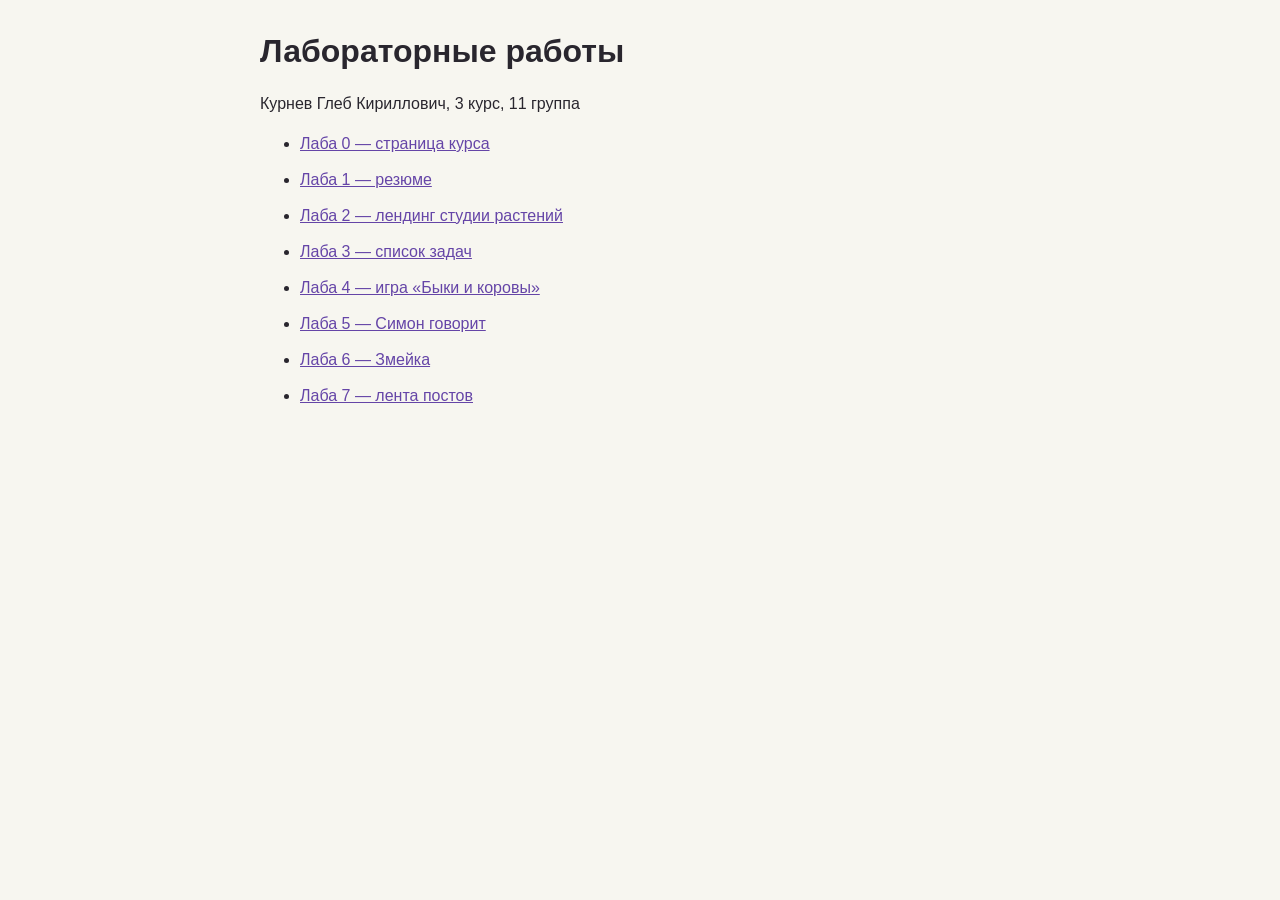
<file: index.html>
<!doctype html>
<html lang="ru">
<head>
  <meta charset="utf-8">
  <meta name="viewport" content="width=device-width, initial-scale=1">
  <title>Лабораторные работы по веб-программированию</title>
  <link rel="stylesheet" href="task0/style.css">
</head>
<body>
  <header>
    <h1>Лабораторные работы</h1>
    <p>Курнев Глеб Кириллович, 3 курс, 11 группа</p>
  </header>
  <main>
    <nav aria-label="Лабораторные работы">
      <ul>
        <li><a href="task0/index.html">Лаба 0 — страница курса</a></li>
        <li><a href="task1/index.html">Лаба 1 — резюме</a></li>
        <li><a href="task2/index.html">Лаба 2 — лендинг студии растений</a></li>
        <li><a href="task3/index.html">Лаба 3 — список задач</a></li>
        <li><a href="task4/index.html">Лаба 4 — игра «Быки и коровы»</a></li>
        <li><a href="task5/index.html">Лаба 5 — Симон говорит</a></li>
        <li><a href="task6/index.html">Лаба 6 — Змейка</a></li>
        <li><a href="task7/index.html">Лаба 7 — лента постов</a></li>
      </ul>
    </nav>
  </main>
</body>
</html>
</file>
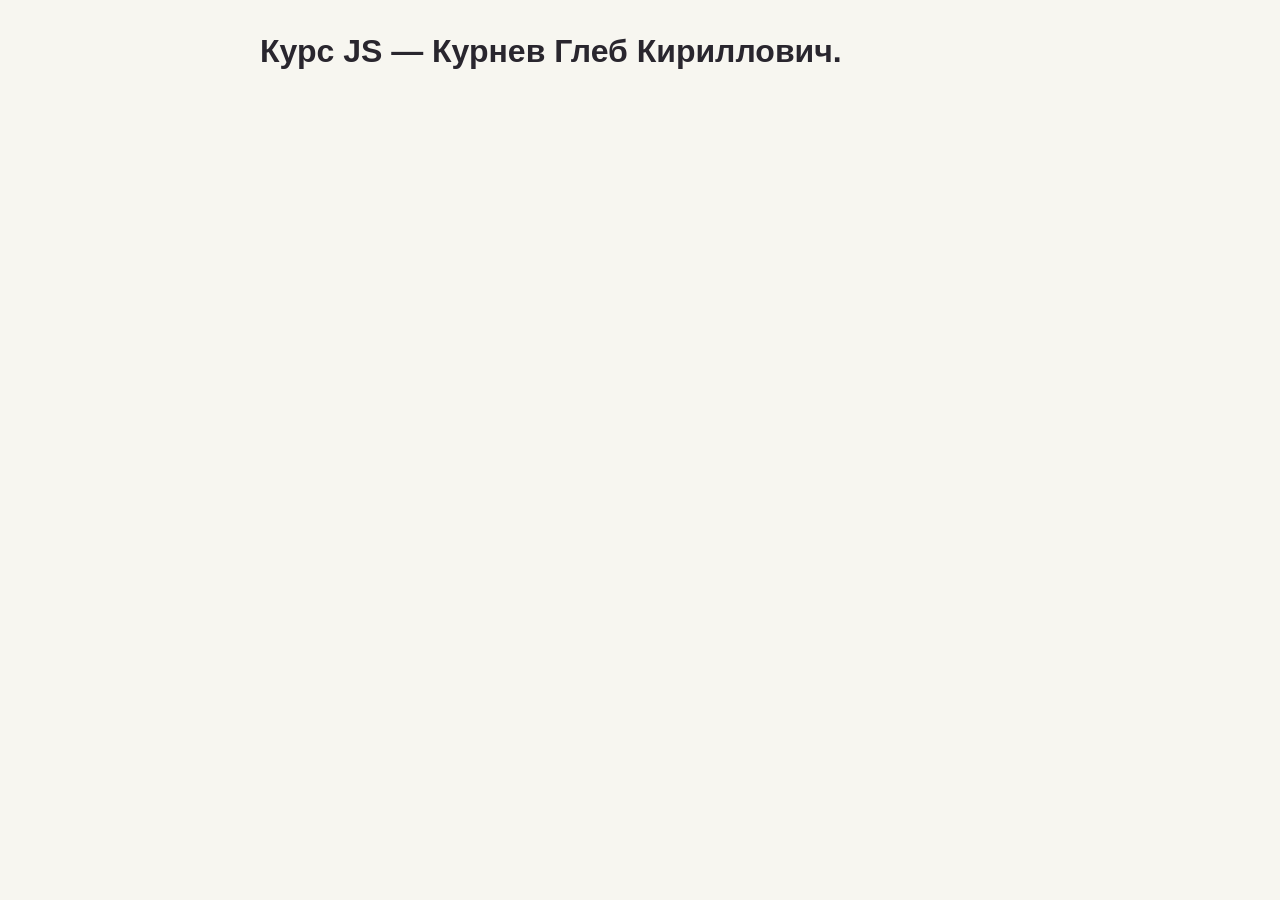
<file: task0/index.html>
<!doctype html>
<html lang="ru">
<head>
  <meta charset="utf-8">
  <meta name="viewport" content="width=device-width, initial-scale=1">
  <meta name="description" content="Лабораторные работы Курнева Глеба по веб-программированию.">
  <title>Курс JS — Курнев Глеб Кириллович</title>
  <link rel="stylesheet" href="style.css">
</head>
<body>
  <header>
    <h1>Курс JS — Курнев Глеб Кириллович.</h1>
  </header>
</body>
</html>
</file>
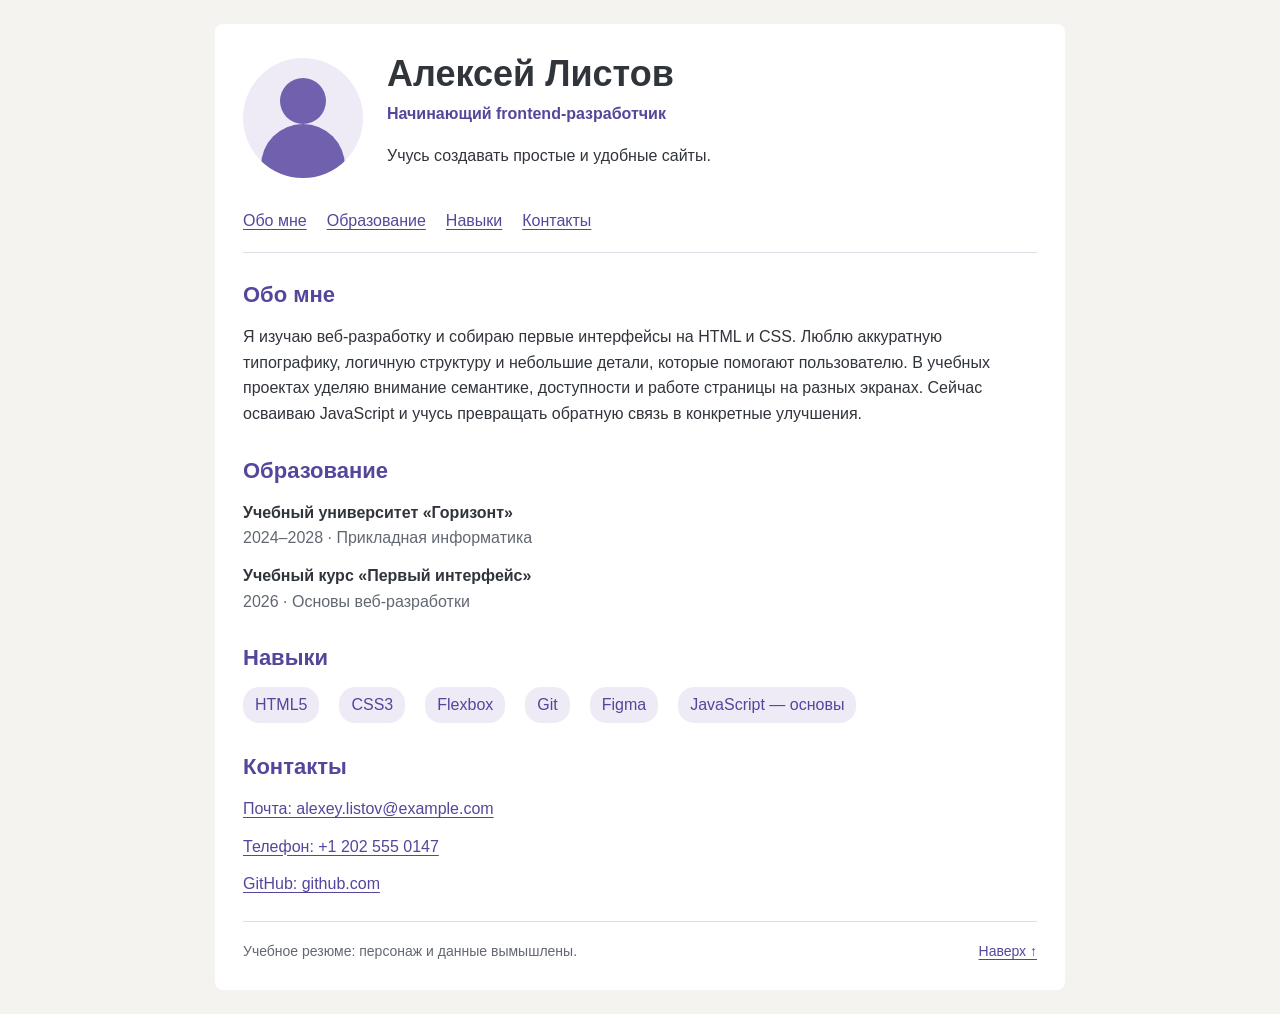
<file: task1/index.html>
<!DOCTYPE html>
<html lang="ru">
<head>
  <meta charset="UTF-8">
  <meta name="viewport" content="width=device-width, initial-scale=1.0">
  <title>Алексей Листов — резюме</title>
  <link rel="stylesheet" href="style.css">
</head>
<body>
  <header id="top">
    <img src="avatar.svg" width="120" height="120" alt="Условный портрет Алексея Листова">
    <div>
      <h1>Алексей Листов</h1>
      <p class="specialty">Начинающий frontend-разработчик</p>
      <p>Учусь создавать простые и удобные сайты.</p>
    </div>
  </header>

  <nav aria-label="Разделы резюме">
    <ul class="navigation">
      <li><a href="#about">Обо мне</a></li>
      <li><a href="#education">Образование</a></li>
      <li><a href="#skills">Навыки</a></li>
      <li><a href="#contacts">Контакты</a></li>
    </ul>
  </nav>

  <main>
    <section id="about">
      <h2>Обо мне</h2>
      <p>Я изучаю веб-разработку и собираю первые интерфейсы на HTML и CSS. Люблю аккуратную типографику, логичную структуру и небольшие детали, которые помогают пользователю. В учебных проектах уделяю внимание семантике, доступности и работе страницы на разных экранах. Сейчас осваиваю JavaScript и учусь превращать обратную связь в конкретные улучшения.</p>
    </section>

    <section id="education">
      <h2>Образование</h2>
      <ul class="education-list">
        <li>
          <strong>Учебный университет «Горизонт»</strong>
          <span>2024–2028 · Прикладная информатика</span>
        </li>
        <li>
          <strong>Учебный курс «Первый интерфейс»</strong>
          <span>2026 · Основы веб-разработки</span>
        </li>
      </ul>
    </section>

    <section id="skills">
      <h2>Навыки</h2>
      <ul class="skills">
        <li>HTML5</li>
        <li>CSS3</li>
        <li>Flexbox</li>
        <li>Git</li>
        <li>Figma</li>
        <li>JavaScript — основы</li>
      </ul>
    </section>

    <section id="contacts">
      <h2>Контакты</h2>
      <address>
        <a href="mailto:alexey.listov@example.com">Почта: alexey.listov@example.com</a>
        <a href="tel:+12025550147">Телефон: +1 202 555 0147</a>
        <a href="https://github.com/" target="_blank" rel="noopener noreferrer">GitHub: github.com</a>
      </address>
    </section>
  </main>

  <footer>
    <p>Учебное резюме: персонаж и данные вымышлены.</p>
    <a href="#top">Наверх ↑</a>
  </footer>
</body>
</html>
</file>
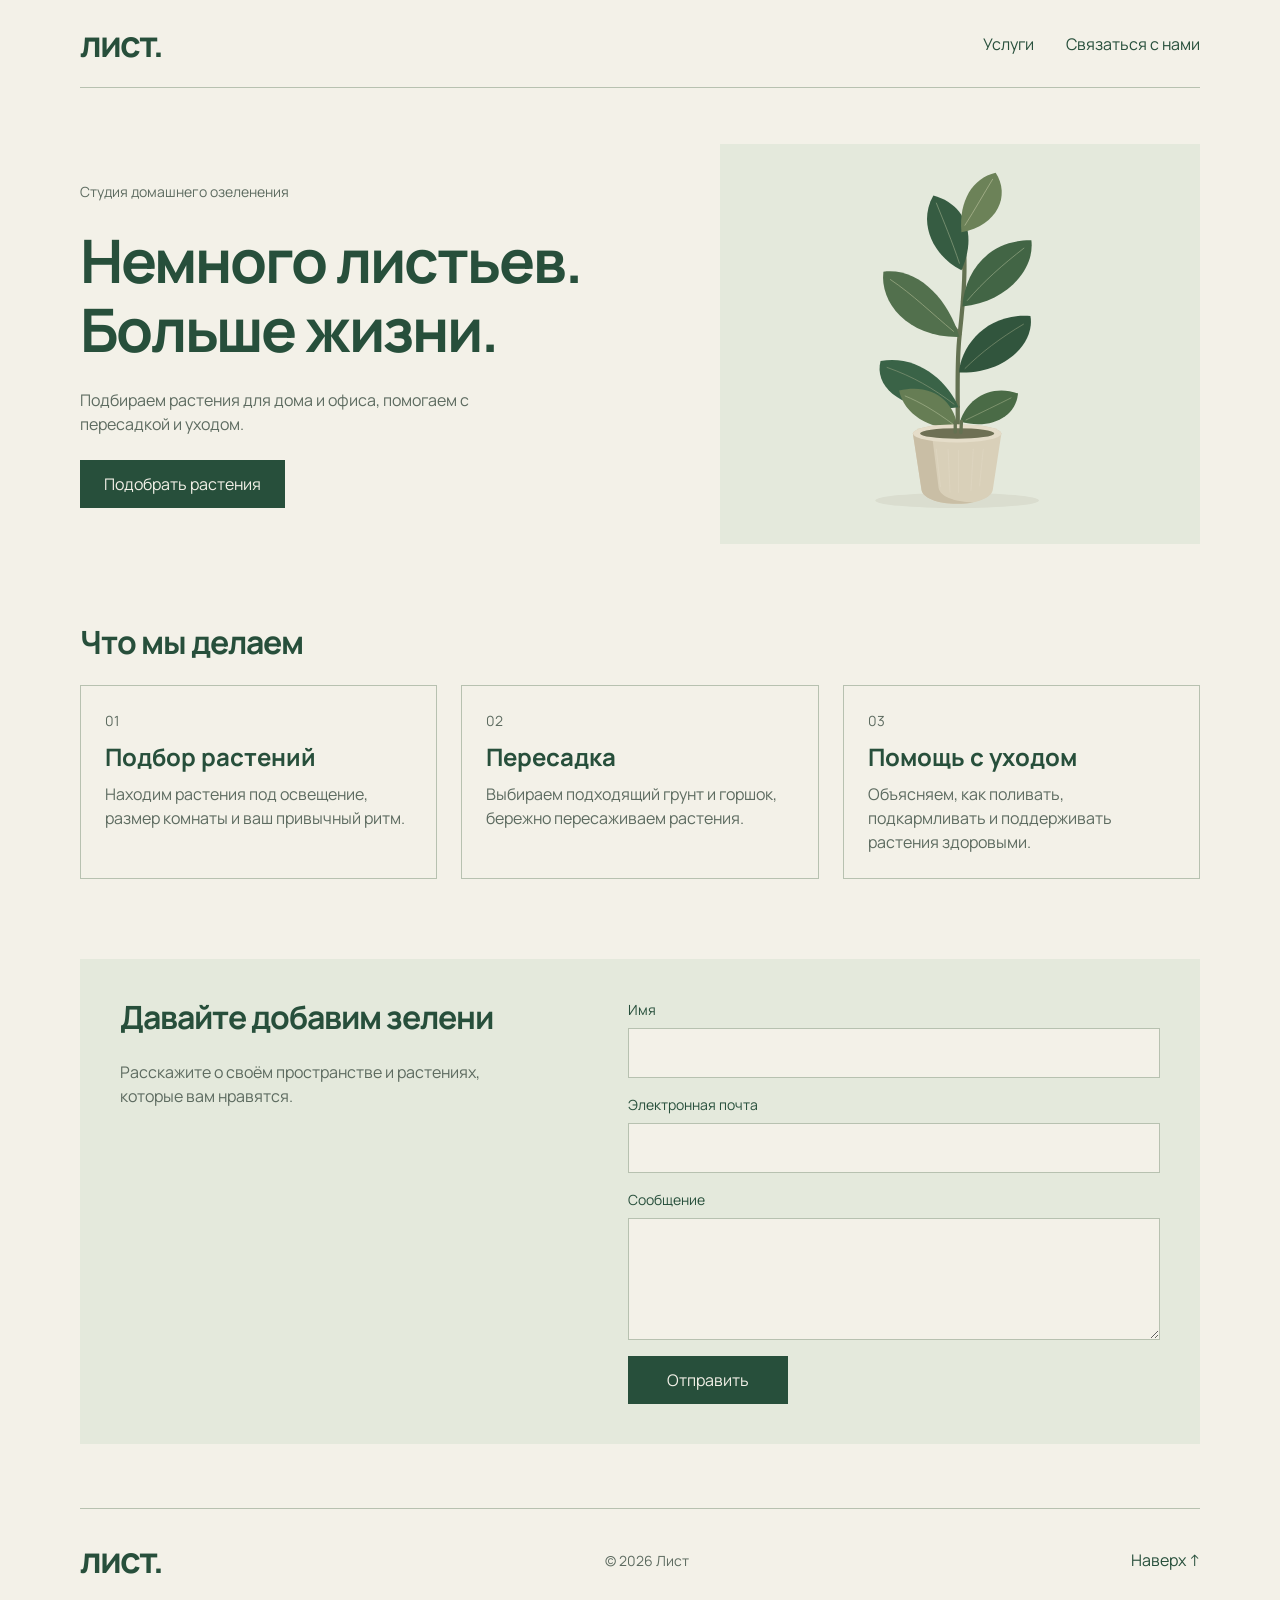
<file: task2/index.html>
<!DOCTYPE html>
<html lang="ru">
<head>
  <meta charset="UTF-8">
  <meta name="viewport" content="width=device-width, initial-scale=1.0">
  <meta name="description" content="Лист — студия домашнего озеленения. Подбираем растения, пересаживаем и помогаем с уходом.">
  <meta name="theme-color" content="#f3f1e8">
  <title>Лист — растения для вашего пространства</title>
  <link rel="icon" href="img/leaf.svg" type="image/svg+xml">
  <link rel="stylesheet" href="style.css">
  <script src="menu.js" defer></script>
</head>
<body id="top">
  <a class="skip-link" href="#main">К содержимому</a>

  <header class="site-header container">
    <a class="brand" href="#top" aria-label="Лист — в начало страницы">лист.</a>
    <button class="menu-indicator" type="button" aria-expanded="false" aria-controls="site-menu">Меню <span aria-hidden="true">☰</span></button>
    <nav class="desktop-nav" id="site-menu" aria-label="Основная навигация">
      <a href="#services">Услуги</a>
      <a href="#contact">Связаться с нами</a>
    </nav>
  </header>

  <main class="site-main" id="main">
    <section class="hero container" aria-labelledby="hero-title">
      <div class="hero-copy">
        <p class="eyebrow">Студия домашнего озеленения</p>
        <h1 id="hero-title">Немного листьев.<br>Больше жизни.</h1>
        <p>Подбираем растения для дома и офиса, помогаем с пересадкой и уходом.</p>
        <a class="button" href="#contact">Подобрать растения</a>
      </div>
      <img class="hero-art" src="img/botanical.svg" alt="Зелёное растение в светлом керамическом горшке" width="660" height="740">
    </section>

    <section class="services container" id="services" aria-labelledby="services-title">
      <h2 id="services-title">Что мы делаем</h2>
      <div class="service-grid">
        <article class="service-card">
          <span class="service-number">01</span>
          <h3>Подбор растений</h3>
          <p>Находим растения под освещение, размер комнаты и ваш привычный ритм.</p>
        </article>
        <article class="service-card">
          <span class="service-number">02</span>
          <h3>Пересадка</h3>
          <p>Выбираем подходящий грунт и горшок, бережно пересаживаем растения.</p>
        </article>
        <article class="service-card">
          <span class="service-number">03</span>
          <h3>Помощь с уходом</h3>
          <p>Объясняем, как поливать, подкармливать и поддерживать растения здоровыми.</p>
        </article>
      </div>
    </section>

    <section class="contact container" id="contact" aria-labelledby="contact-title">
      <div class="contact-copy">
        <h2 id="contact-title">Давайте добавим зелени</h2>
        <p>Расскажите о своём пространстве и растениях, которые вам нравятся.</p>
      </div>
      <form class="contact-form">
        <div class="form-field">
          <label for="name">Имя</label>
          <input id="name" name="name" type="text" autocomplete="name" required>
        </div>
        <div class="form-field">
          <label for="email">Электронная почта</label>
          <input id="email" name="email" type="email" autocomplete="email" required>
        </div>
        <div class="form-field">
          <label for="message">Сообщение</label>
          <textarea id="message" name="message" rows="4" required></textarea>
        </div>
        <button class="button" type="button">Отправить</button>
      </form>
    </section>
  </main>

  <footer class="site-footer container">
    <a class="brand" href="#top">лист.</a>
    <p>© 2026 Лист</p>
    <a href="#top">Наверх ↑</a>
  </footer>
</body>
</html>
</file>
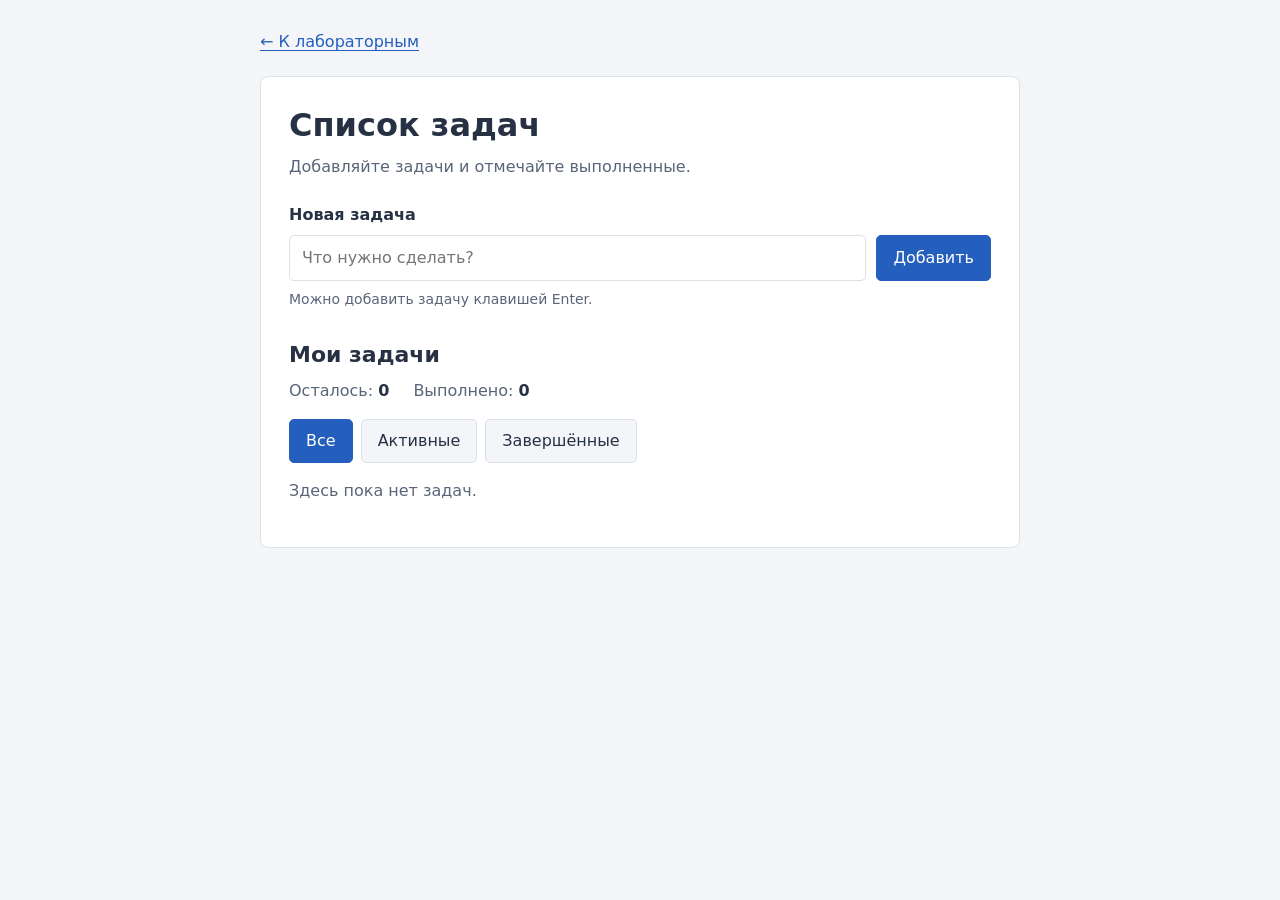
<file: task3/index.html>
<!DOCTYPE html>
<html lang="ru">
<head>
  <meta charset="UTF-8">
  <meta name="viewport" content="width=device-width, initial-scale=1.0">
  <meta name="description" content="Список задач с добавлением, удалением и фильтрацией.">
  <title>Список задач — лабораторная №3</title>
  <link rel="stylesheet" href="style.css">
  <script src="script.js" defer></script>
</head>
<body>
  <a class="skip-link" href="#task-input">К добавлению задачи</a>
  <nav class="navigation" aria-label="Навигация">
    <a href="../index.html">← К лабораторным</a>
  </nav>

  <main class="workspace">
    <h1>Список задач</h1>
    <p class="intro">Добавляйте задачи и отмечайте выполненные.</p>

    <form id="task-form" class="task-form" novalidate>
      <label for="task-input">Новая задача</label>
      <div class="input-row">
        <input id="task-input" name="task" type="text" placeholder="Что нужно сделать?" autocomplete="off" aria-describedby="task-hint form-error">
        <button class="add-button" type="submit">Добавить</button>
      </div>
      <p id="task-hint" class="hint">Можно добавить задачу клавишей Enter.</p>
      <p id="form-error" class="form-error" role="alert" hidden>Введите текст задачи.</p>
    </form>

    <section class="tasks-section" aria-labelledby="list-heading">
      <h2 id="list-heading">Мои задачи</h2>
      <div class="counters" aria-live="polite" aria-atomic="true">
        <span>Осталось: <strong id="remaining-count">0</strong></span>
        <span>Выполнено: <strong id="completed-count">0</strong></span>
      </div>
      <div class="filters" role="group" aria-label="Показать задачи">
        <button type="button" data-filter="all" aria-pressed="true">Все</button>
        <button type="button" data-filter="active" aria-pressed="false">Активные</button>
        <button type="button" data-filter="completed" aria-pressed="false">Завершённые</button>
      </div>

      <ul id="task-list" class="task-list" aria-label="Список задач"></ul>
      <p id="empty-state" class="empty-state">Здесь пока нет задач.</p>
      <p id="action-status" class="visually-hidden" role="status" aria-live="polite"></p>
    </section>
  </main>
</body>
</html>
</file>
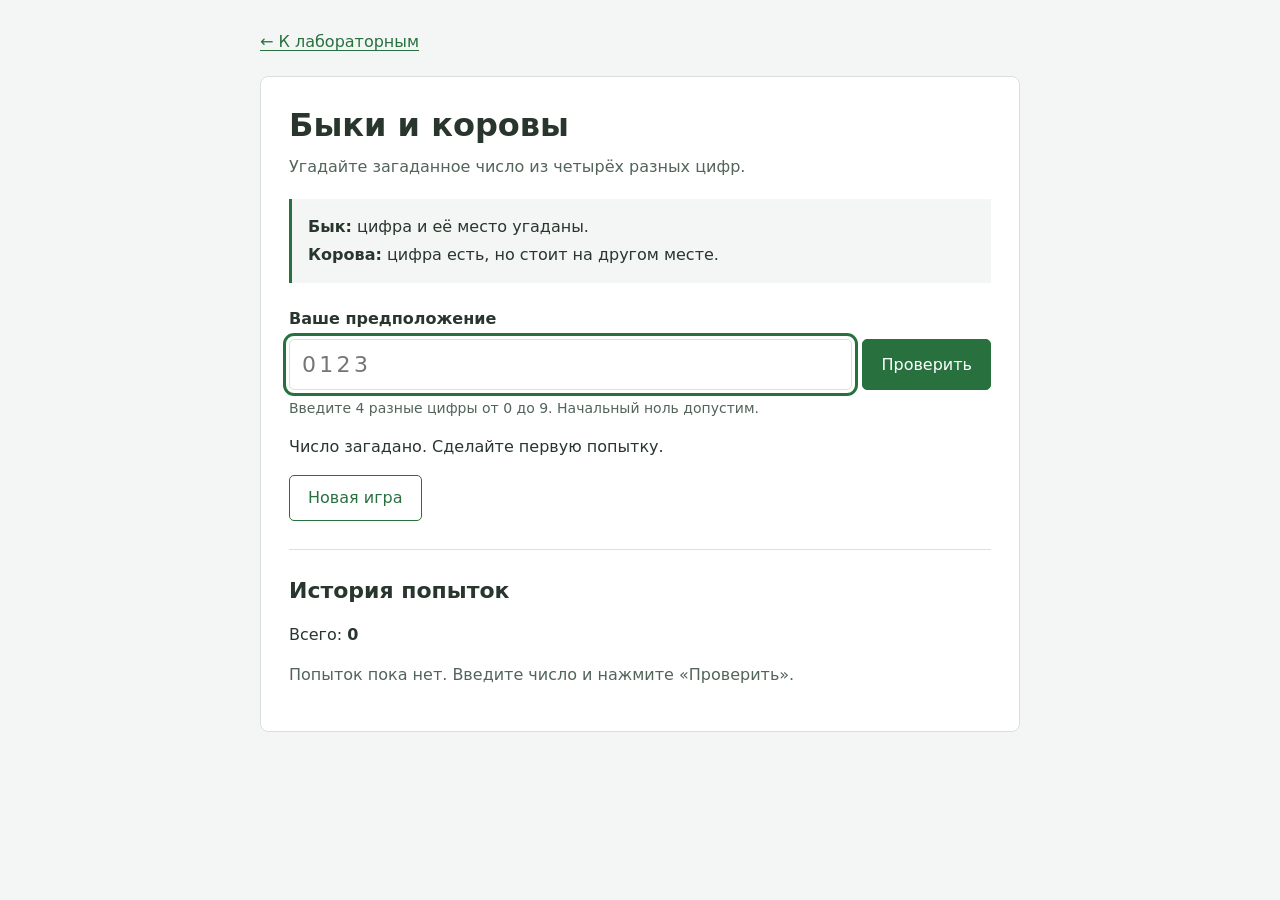
<file: task4/index.html>
<!DOCTYPE html>
<html lang="ru">
<head>
  <meta charset="UTF-8">
  <meta name="viewport" content="width=device-width, initial-scale=1.0">
  <meta name="description" content="Игра Быки и коровы: угадайте четыре разные цифры.">
  <title>Быки и коровы — лабораторная №4</title>
  <link rel="stylesheet" href="style.css">
  <script src="script.js" defer></script>
</head>
<body>
  <nav class="navigation" aria-label="Навигация">
    <a href="../index.html">← К лабораторным</a>
  </nav>

  <main class="workspace">
    <section aria-labelledby="game-title">
      <h1 id="game-title">Быки и коровы</h1>
      <p class="intro">Угадайте загаданное число из четырёх разных цифр.</p>
      <div class="rules" aria-label="Правила игры">
        <p><strong>Бык:</strong> цифра и её место угаданы.</p>
        <p><strong>Корова:</strong> цифра есть, но стоит на другом месте.</p>
      </div>

      <form id="guess-form" novalidate>
        <label for="guess-input">Ваше предположение</label>
        <div class="input-row">
          <input id="guess-input" name="guess" type="text" inputmode="numeric" autocomplete="off" placeholder="0123" aria-describedby="input-hint message">
          <button id="check-button" type="submit">Проверить</button>
        </div>
        <p id="input-hint" class="hint">Введите 4 разные цифры от 0 до 9. Начальный ноль допустим.</p>
      </form>
      <p id="message" class="message" role="status" aria-live="polite"></p>
      <button id="restart-button" class="secondary" type="button">Новая игра</button>
    </section>

    <section class="history-section" aria-labelledby="history-title">
      <h2 id="history-title">История попыток</h2>
      <p>Всего: <strong id="attempt-count">0</strong></p>
      <p id="empty-history" class="empty">Попыток пока нет. Введите число и нажмите «Проверить».</p>
      <ol id="history" aria-label="История правильных попыток"></ol>
    </section>
  </main>
</body>
</html>
</file>
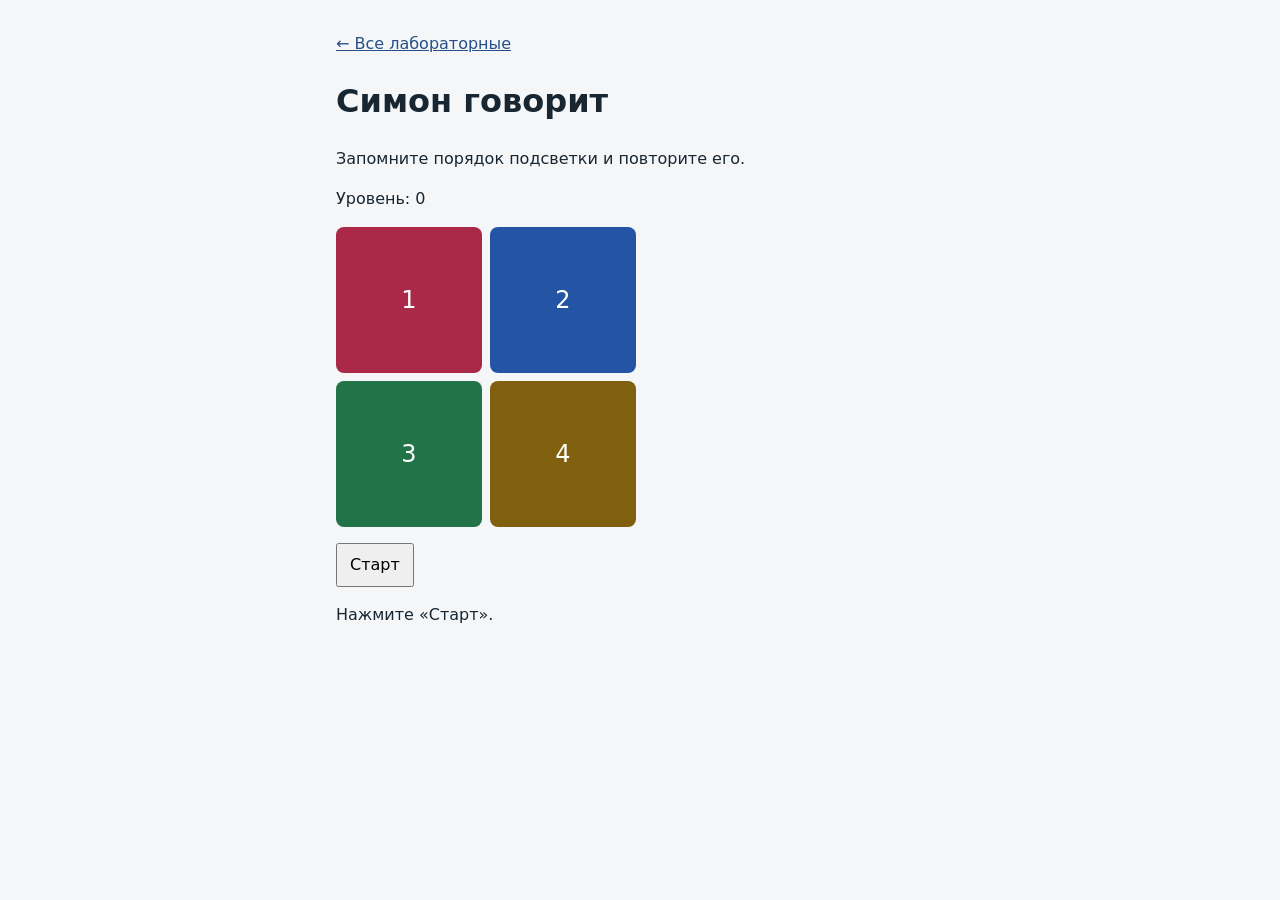
<file: task5/index.html>
<!doctype html>
<html lang="ru">
<head>
  <meta charset="utf-8">
  <meta name="viewport" content="width=device-width, initial-scale=1">
  <title>Симон говорит</title>
  <link rel="stylesheet" href="style.css">
  <script src="script.js" defer></script>
</head>
<body>
  <a href="../index.html">← Все лабораторные</a>
  <main>
    <h1>Симон говорит</h1>
    <p>Запомните порядок подсветки и повторите его.</p>
    <p id="level">Уровень: 0</p>
    <div class="board">
      <button type="button" aria-label="Красная кнопка" disabled>1</button>
      <button type="button" aria-label="Синяя кнопка" disabled>2</button>
      <button type="button" aria-label="Зелёная кнопка" disabled>3</button>
      <button type="button" aria-label="Жёлтая кнопка" disabled>4</button>
    </div>
    <button id="start" type="button">Старт</button>
    <p id="status" role="status">Нажмите «Старт».</p>
  </main>
</body>
</html>
</file>
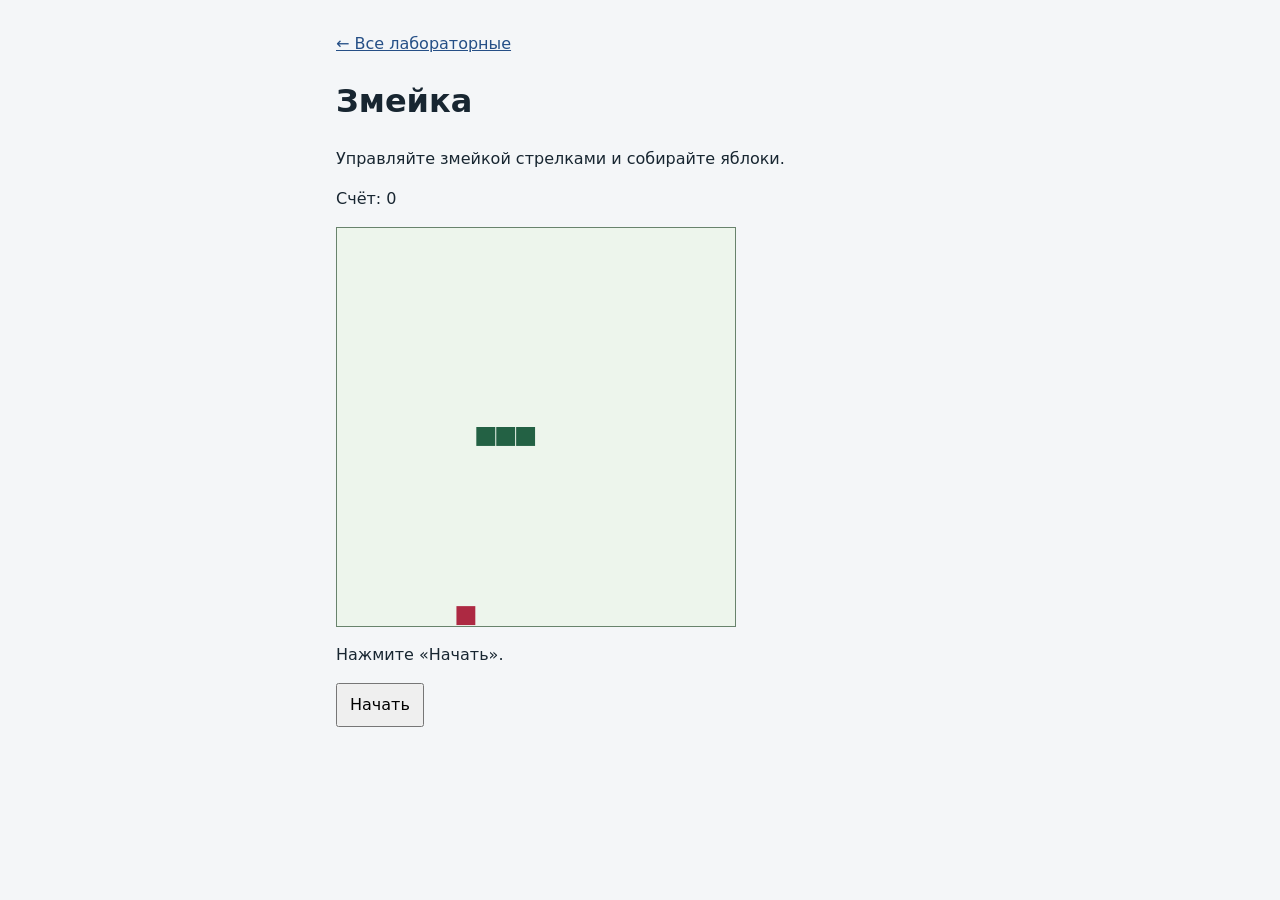
<file: task6/index.html>
<!doctype html>
<html lang="ru">
<head>
  <meta charset="utf-8">
  <meta name="viewport" content="width=device-width, initial-scale=1">
  <title>Змейка</title>
  <link rel="stylesheet" href="style.css">
  <script src="script.js" defer></script>
</head>
<body>
  <a href="../index.html">← Все лабораторные</a>
  <main>
    <h1>Змейка</h1>
    <p>Управляйте змейкой стрелками и собирайте яблоки.</p>
    <p id="score">Счёт: 0</p>
    <canvas width="400" height="400" aria-label="Поле змейки">Для игры нужен Canvas.</canvas>
    <p id="status" role="status">Нажмите «Начать».</p>
    <button id="start" type="button">Начать</button>
  </main>
</body>
</html>
</file>
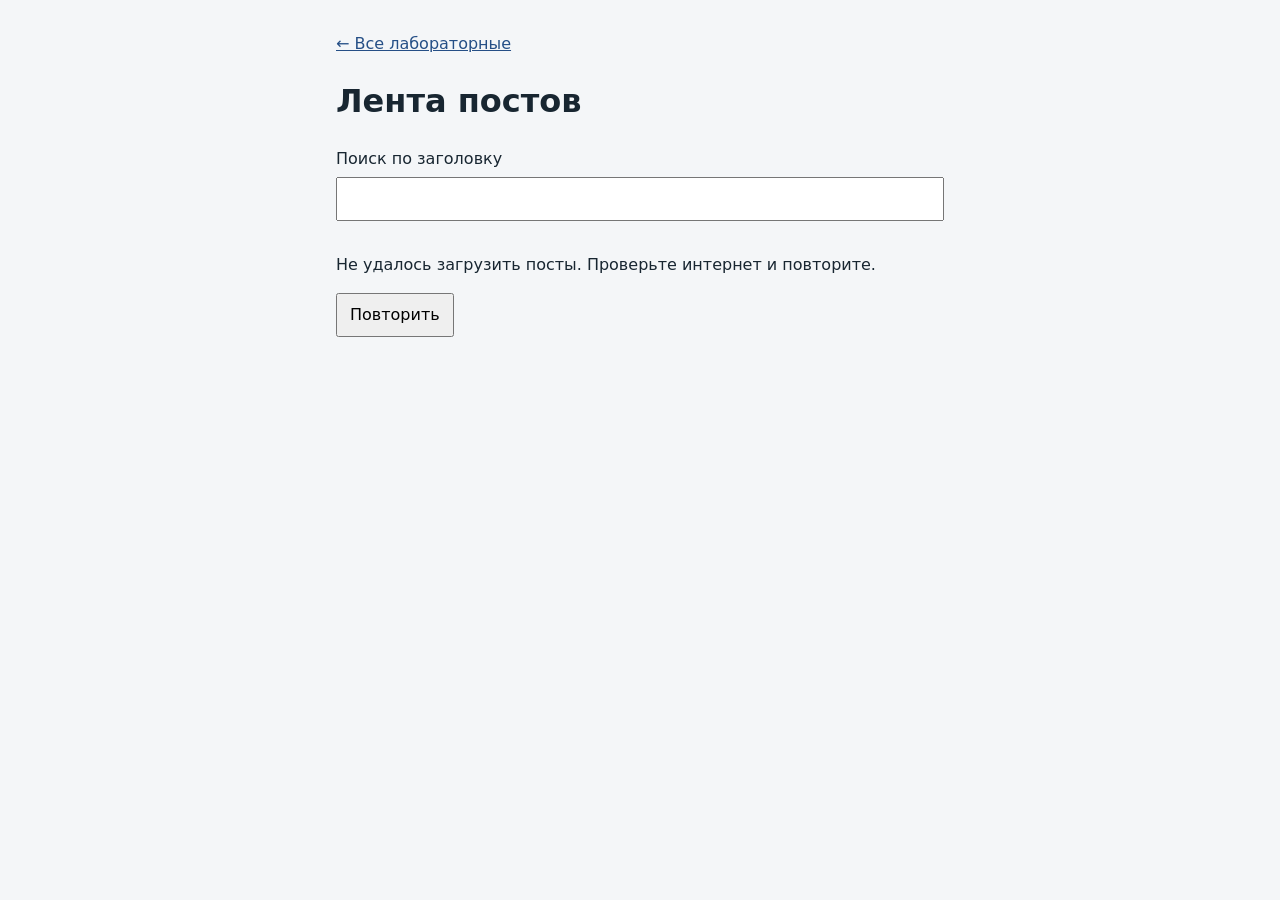
<file: task7/index.html>
<!doctype html>
<html lang="ru">
<head>
  <meta charset="utf-8">
  <meta name="viewport" content="width=device-width, initial-scale=1">
  <title>Лента постов</title>
  <link rel="stylesheet" href="style.css">
  <script src="script.js" defer></script>
</head>
<body>
  <a href="../index.html">← Все лабораторные</a>
  <main>
    <h1>Лента постов</h1>
    <label for="search">Поиск по заголовку</label>
    <input id="search" type="search" autocomplete="off">
    <div id="posts"></div>
    <p id="status" role="status"></p>
    <button id="more" type="button">Загрузить ещё</button>
  </main>
</body>
</html>
</file>
<file: task0/style.css>
* {
  box-sizing: border-box;
}

body {
  max-width: 800px;
  margin: 32px auto;
  padding: 0 20px;
  background: #f7f6f0;
  color: #29262e;
  font-family: Arial, sans-serif;
  line-height: 1.5;
}

h1 {
  font-size: 32px;
  line-height: 1.2;
}

li {
  margin: 12px 0;
}

a {
  color: #6545a7;
}

a:hover {
  color: #39256a;
}
</file>
<file: task1/style.css>
* {
  box-sizing: border-box;
}

html {
  background: #f4f3ef;
}

body {
  display: flex;
  flex-direction: column;
  gap: 24px;
  width: calc(100% - 32px);
  max-width: 850px;
  margin: 24px auto;
  padding: 28px;
  background: #fff;
  color: #30343b;
  font-family: Arial, sans-serif;
  line-height: 1.6;
  border-radius: 8px;
}

header {
  display: flex;
  align-items: center;
  flex-wrap: wrap;
  gap: 24px;
}

header img {
  border-radius: 50%;
}

header p {
  margin-top: 6px;
}

h1, h2, main p, footer p, ul {
  margin: 0;
}

h1 {
  font-size: 36px;
  line-height: 1.2;
}

h2 {
  color: #55469b;
  font-size: 22px;
}

.specialty {
  color: #55469b;
  font-weight: bold;
}

ul {
  padding: 0;
  list-style: none;
}

.navigation, .skills {
  display: flex;
  flex-wrap: wrap;
  gap: 10px 20px;
}

nav {
  padding-bottom: 18px;
  border-bottom: 1px solid #dedce5;
}

main, section, address {
  display: flex;
  flex-direction: column;
  gap: 12px;
}

main {
  gap: 26px;
}

.education-list li + li {
  margin-top: 12px;
}

.education-list span {
  display: block;
  color: #626772;
}

.skills li {
  padding: 5px 12px;
  background: #eeebf7;
  color: #55469b;
  border-radius: 16px;
}

address {
  align-items: flex-start;
  font-style: normal;
}

a {
  color: #55469b;
  overflow-wrap: anywhere;
  text-underline-offset: 3px;
}

a:hover {
  color: #342469;
}

a:focus-visible {
  outline: 2px solid #55469b;
  outline-offset: 4px;
}

footer {
  display: flex;
  justify-content: space-between;
  align-items: center;
  flex-wrap: wrap;
  gap: 10px;
  padding-top: 18px;
  border-top: 1px solid #dedce5;
  color: #626772;
  font-size: 14px;
}
</file>
<file: task2/style.css>
/* Mobile First: сначала экран до 767 px. */
@font-face {
  font-family: Manrope;
  src: url("fonts/Manrope.ttf") format("truetype");
  font-weight: 200 800;
  font-display: swap;
}
:root {
  --paper: #f3f1e8;
  --green: #274f3b;
  --muted: #5d6b60;
  --line: #b7c1b0;
  --soft: #e4e9dc;
}
* { box-sizing: border-box; }
body {
  margin: 0;
  display: grid;
  grid-template-columns: minmax(0, 1fr);
  grid-template-rows: auto 1fr auto;
  min-height: 100vh;
  background: var(--paper);
  color: var(--green);
  font-family: Manrope, Arial, sans-serif;
  font-size: 16px;
  line-height: 1.5;
}
h1, h2, h3, p { margin: 0; }
h1, h2, h3 { line-height: 1.15; }
h1 { font-size: 48px; letter-spacing: -2px; }
h2 { font-size: 32px; letter-spacing: -1px; }
h3 { font-size: 24px; }
a { color: inherit; text-decoration: none; }
a, button, input, textarea { min-width: 44px; min-height: 44px; }
a, button { transition: opacity 0.2s; }
a { display: inline-flex; align-items: center; }
a:hover, button:hover { opacity: 0.7; }
:focus-visible { outline: 3px solid var(--green); outline-offset: 4px; }
.container { width: calc(100% - 40px); max-width: 1120px; margin-inline: auto; }
.skip-link { position: absolute; top: 8px; left: 20px; padding: 8px 16px; background: var(--paper); transform: translateY(-160%); }
.skip-link:focus { transform: translateY(0); }
.site-header { display: flex; flex-wrap: wrap; align-items: center; justify-content: space-between; gap: 24px; min-height: 88px; border-bottom: 1px solid var(--line); }
.brand { font-size: 36px; font-weight: bold; letter-spacing: -2px; }
.desktop-nav { display: none; flex-direction: column; width: 100%; gap: 8px; padding-bottom: 16px; }
.desktop-nav.is-open { display: flex; }
.menu-indicator { display: flex; align-items: center; gap: 12px; padding: 8px; border: 0; background: transparent; color: inherit; font: inherit; cursor: pointer; }
.menu-indicator span { font-size: 22px; }
.site-main {
  display: grid;
  grid-template-columns: minmax(0, 1fr);
  gap: 64px;
  padding-block: 40px 64px;
}
.hero { display: grid; grid-template-columns: minmax(0, 1fr); gap: 32px; align-items: center; }
.hero-copy { display: flex; flex-direction: column; align-items: flex-start; gap: 24px; min-width: 0; }
.eyebrow { font-size: 14px; color: var(--muted); }
.hero-copy > p:last-of-type { max-width: 440px; color: var(--muted); }
.button { display: inline-flex; align-items: center; justify-content: center; padding: 12px 24px; border: 0; background: var(--green); color: var(--paper); font: inherit; cursor: pointer; }
.hero-art {
  width: 100%;
  height: 340px;
  padding: 24px;
  background: var(--soft);
  object-fit: contain;
}
.services { display: grid; grid-template-columns: minmax(0, 1fr); gap: 24px; }
.services h2 { grid-column: 1 / -1; }
.service-grid { display: grid; grid-template-columns: minmax(0, 1fr); gap: 16px; }
.service-card {
  display: flex;
  flex-direction: column;
  gap: 12px;
  padding: 24px;
  border: 1px solid var(--line);
}
.service-number { font-size: 14px; color: var(--muted); }
.service-card p { color: var(--muted); }
.contact { display: grid; grid-template-columns: minmax(0, 1fr); gap: 32px; padding: 24px; background: var(--soft); }
.contact-copy { display: flex; flex-direction: column; gap: 24px; }
.contact-copy p { max-width: 360px; color: var(--muted); }
.contact-form { display: flex; flex-direction: column; gap: 16px; min-width: 0; }
.form-field { display: flex; flex-direction: column; gap: 8px; min-width: 0; }
label { font-size: 14px; }
input, textarea {
  width: 100%;
  padding: 12px;
  border: 1px solid var(--line);
  border-radius: 0;
  background: var(--paper);
  color: var(--green);
  font: inherit;
}
input:hover, textarea:hover, input:focus, textarea:focus { border-color: var(--green); }
textarea { min-height: 120px; resize: vertical; }
.contact-form button { align-self: flex-start; min-width: 160px; }
.site-footer { display: flex; flex-wrap: wrap; align-items: center; justify-content: space-between; gap: 16px; padding-block: 24px; border-top: 1px solid var(--line); }
.site-footer p { font-size: 14px; color: var(--muted); }

/* Планшет: колонки появляются от 768 px. */
@media (min-width: 768px) {
  .container { width: calc(100% - 80px); }
  .hero { grid-template-columns: minmax(0, 1.2fr) minmax(0, 1fr); }
  .hero-art { height: 360px; }
  .service-grid { grid-template-columns: repeat(3, minmax(0, 1fr)); }
  .contact { grid-template-columns: minmax(0, 1fr) minmax(0, 1.2fr); padding: 32px; }
}

/* Широкий экран: увеличиваем свободное место и заголовок. */
@media (min-width: 1200px) {
  .menu-indicator { display: none; }
  .desktop-nav { display: flex; flex-direction: row; align-items: center; width: auto; gap: 32px; padding: 0; }
  h1 { font-size: 60px; }
  .site-main { gap: 80px; padding-top: 56px; }
  .hero { gap: 64px; }
  .hero-art { height: 400px; }
  .service-grid { gap: 24px; }
  .contact { gap: 64px; padding: 40px; }
}
</file>
<file: task3/style.css>
:root {
  color-scheme: light;
  font-family: system-ui, sans-serif;
  color: #263244;
  background: #f3f5f8;
  --accent: #245fbd;
  --line: #dce1e8;
  --muted: #596579;
}

* { box-sizing: border-box; }
body { margin: 0; font-size: 16px; line-height: 1.5; }
button, input {
  font: inherit;
  border: 1px solid var(--line);
  border-radius: 5px;
}
button { cursor: pointer; }
button { min-height: 44px; padding: 8px 16px; }
:focus-visible { outline: 3px solid var(--accent); outline-offset: 3px; }
a { color: var(--accent); text-underline-offset: 3px; }
.navigation { width: min(100% - 32px, 760px); margin: 20px auto 12px; }
.navigation a { display: inline-flex; align-items: center; min-height: 44px; }
.skip-link { position: absolute; left: 16px; top: -80px; padding: 10px; background: white; }
.skip-link:focus { top: 12px; }
.workspace {
  width: min(100% - 32px, 760px);
  margin: 0 auto 32px;
  padding: 28px;
  background: white;
  border: 1px solid var(--line);
  border-radius: 8px;
}
h1 { margin: 0; font-size: 32px; line-height: 1.25; }
h2 { margin: 0; font-size: 22px; }
.intro { margin: 10px 0 24px; color: var(--muted); }
label { font-weight: 600; }
.task-form > label { display: block; margin-bottom: 8px; }
.input-row { display: flex; flex-wrap: wrap; gap: 10px; }
#task-input {
  flex: 1 1 220px;
  min-width: 0;
  min-height: 46px;
  padding: 10px 12px;
  color: inherit;
  background: white;
}
#task-input[aria-invalid="true"] { border-color: #b12727; }
.add-button { color: white; background: var(--accent); border-color: var(--accent); }
.add-button:hover { background: #194d9f; }
.hint { margin: 8px 0 0; color: var(--muted); font-size: 14px; }
.form-error { margin: 8px 0 0; color: #b12727; font-size: 14px; }
.tasks-section { margin-top: 28px; }
.counters { display: flex; flex-wrap: wrap; gap: 8px 24px; margin-top: 8px; color: var(--muted); }
.counters strong { color: #263244; }
.filters { display: flex; flex-wrap: wrap; gap: 8px; margin: 16px 0; }
.filters button { color: inherit; background: #f3f5f8; }
.filters button:hover { border-color: var(--accent); }
.filters button[aria-pressed="true"] { color: white; background: var(--accent); border-color: var(--accent); }
.task-list { margin: 0; padding: 0; list-style: none; }
.task-item {
  display: flex;
  align-items: center;
  gap: 10px;
  padding: 8px 0;
  border-bottom: 1px solid var(--line);
}
.task-label {
  display: flex;
  flex: 1;
  align-items: center;
  gap: 12px;
  min-width: 0;
  min-height: 44px;
  font-weight: 400;
  cursor: pointer;
}
.task-checkbox { flex: 0 0 auto; width: 20px; height: 20px; margin: 0; accent-color: var(--accent); }
.task-text { overflow-wrap: anywhere; }
.is-completed .task-text { color: var(--muted); text-decoration: line-through; }
.delete-button { flex-shrink: 0; padding-inline: 10px; color: #ad2424; background: white; }
.delete-button:hover { background: #fff1f1; }
.empty-state { color: var(--muted); }
.visually-hidden {
  position: absolute;
  width: 1px;
  height: 1px;
  padding: 0;
  overflow: hidden;
  clip-path: inset(50%);
  white-space: nowrap;
  border: 0;
}

@media (max-width: 500px) {
  .navigation { margin-top: 8px; }
  .workspace { padding: 20px; }
  h1 { font-size: 30px; }
  .input-row .add-button { width: 100%; }
  .filters { gap: 6px; }
  .filters button { padding-inline: 12px; }
}
</file>
<file: task4/style.css>
:root {
  color-scheme: light;
  font-family: system-ui, sans-serif;
  color: #28362e;
  background: #f3f6f4;
  --accent: #28713f;
  --line: #d8e2db;
  --muted: #53645a;
}

* { box-sizing: border-box; }
body { margin: 0; font-size: 16px; line-height: 1.5; }
button, input {
  font: inherit;
  border: 1px solid var(--line);
  border-radius: 5px;
}
button {
  min-height: 44px;
  padding: 10px 18px;
  color: white;
  background: var(--accent);
  border-color: var(--accent);
  cursor: pointer;
}
button:hover { background: #1e5930; }
button:disabled { opacity: .55; cursor: default; }
:focus-visible { outline: 3px solid var(--accent); outline-offset: 3px; }
a { color: var(--accent); text-underline-offset: 3px; }
.navigation { width: min(100% - 32px, 760px); margin: 20px auto 12px; }
.navigation a { display: inline-flex; align-items: center; min-height: 44px; }
.workspace {
  width: min(100% - 32px, 760px);
  margin: 0 auto 32px;
  padding: 28px;
  background: white;
  border: 1px solid var(--line);
  border-radius: 8px;
}

h1 { margin: 0; font-size: 32px; line-height: 1.25; }
h2 { margin: 0; font-size: 22px; }
.intro { margin: 10px 0 20px; color: var(--muted); }
.rules {
  margin-bottom: 24px;
  padding: 12px 16px;
  background: #f3f6f4;
  border-left: 3px solid var(--accent);
}
.rules p { margin: 4px 0; }

label { display: block; margin-bottom: 8px; font-weight: 600; }
.input-row { display: flex; flex-wrap: wrap; align-items: stretch; gap: 10px; }
#guess-input {
  flex: 1 1 180px;
  min-width: 0;
  min-height: 48px;
  padding: 8px 12px;
  color: inherit;
  background: white;
  font-size: 22px;
  letter-spacing: .15em;
}
#guess-input[aria-invalid="true"] { border-color: #b12727; }
#guess-input:disabled { color: var(--muted); background: #edf1ee; }
.hint { margin: 8px 0 0; color: var(--muted); font-size: 14px; }
.message { min-height: 24px; margin: 16px 0; }
.message.error { color: #b12727; }
.message.success { color: var(--accent); font-weight: 700; }
.secondary { color: var(--accent); background: white; }
.secondary:hover { background: #edf5ef; }

.history-section { margin-top: 28px; padding-top: 24px; border-top: 1px solid var(--line); }
.empty { margin: 16px 0 0; color: var(--muted); }
#history { margin: 16px 0 0; padding-left: 24px; }
#history li {
  padding: 12px 0;
  border-bottom: 1px solid var(--line);
}

@media (max-width: 500px) {
  .navigation { margin-top: 8px; }
  .workspace { padding: 20px; }
  h1 { font-size: 30px; }
  .rules { padding: 10px 12px; }
  #check-button { width: 100%; }
}
</file>
<file: task5/style.css>
* { box-sizing: border-box; }
body {
  max-width: 640px;
  margin: 32px auto;
  padding: 0 16px;
  background: #f4f6f8;
  color: #182631;
  font: 16px/1.5 system-ui, sans-serif;
}
a { color: #254f86; }
button, input { font: inherit; padding: 8px 12px; min-height: 44px; }
button { cursor: pointer; }
button:disabled { cursor: default; }
.board {
  display: grid;
  grid-template-columns: repeat(2, 1fr);
  gap: 8px;
  width: min(100%, 300px);
  margin-bottom: 16px;
}
.board button {
  aspect-ratio: 1;
  border: 0;
  border-radius: 8px;
  color: white;
  font-size: 24px;
}
.board button:nth-child(1) { background: #aa2949; }
.board button:nth-child(2) { background: #2455a4; }
.board button:nth-child(3) { background: #227347; }
.board button:nth-child(4) { background: #80600f; }
.board button.active {
  filter: brightness(1.65);
  box-shadow: inset 0 0 0 5px white;
}
</file>
<file: task6/style.css>
* { box-sizing: border-box; }
body {
  max-width: 640px;
  margin: 32px auto;
  padding: 0 16px;
  background: #f4f6f8;
  color: #182631;
  font: 16px/1.5 system-ui, sans-serif;
}
a { color: #254f86; }
button, input { font: inherit; padding: 8px 12px; min-height: 44px; }
button { cursor: pointer; }
button:disabled { cursor: default; }
canvas {
  display: block;
  width: min(100%, 400px);
  height: auto;
  background: #edf5ec;
  border: 1px solid #68836c;
}
</file>
<file: task7/style.css>
* { box-sizing: border-box; }
body {
  max-width: 640px;
  margin: 32px auto;
  padding: 0 16px;
  background: #f4f6f8;
  color: #182631;
  font: 16px/1.5 system-ui, sans-serif;
}
a { color: #254f86; }
button, input { font: inherit; padding: 8px 12px; min-height: 44px; }
button { cursor: pointer; }
button:disabled { cursor: default; }
label { display: block; }
input { width: 100%; margin: 6px 0 16px; }
article {
  padding: 16px;
  margin-bottom: 12px;
  border: 1px solid #c6d2df;
  background: white;
  border-radius: 8px;
  overflow-wrap: anywhere;
}
article h2 { font-size: 19px; margin: 0; }
article small { color: #435664; }
</file>
